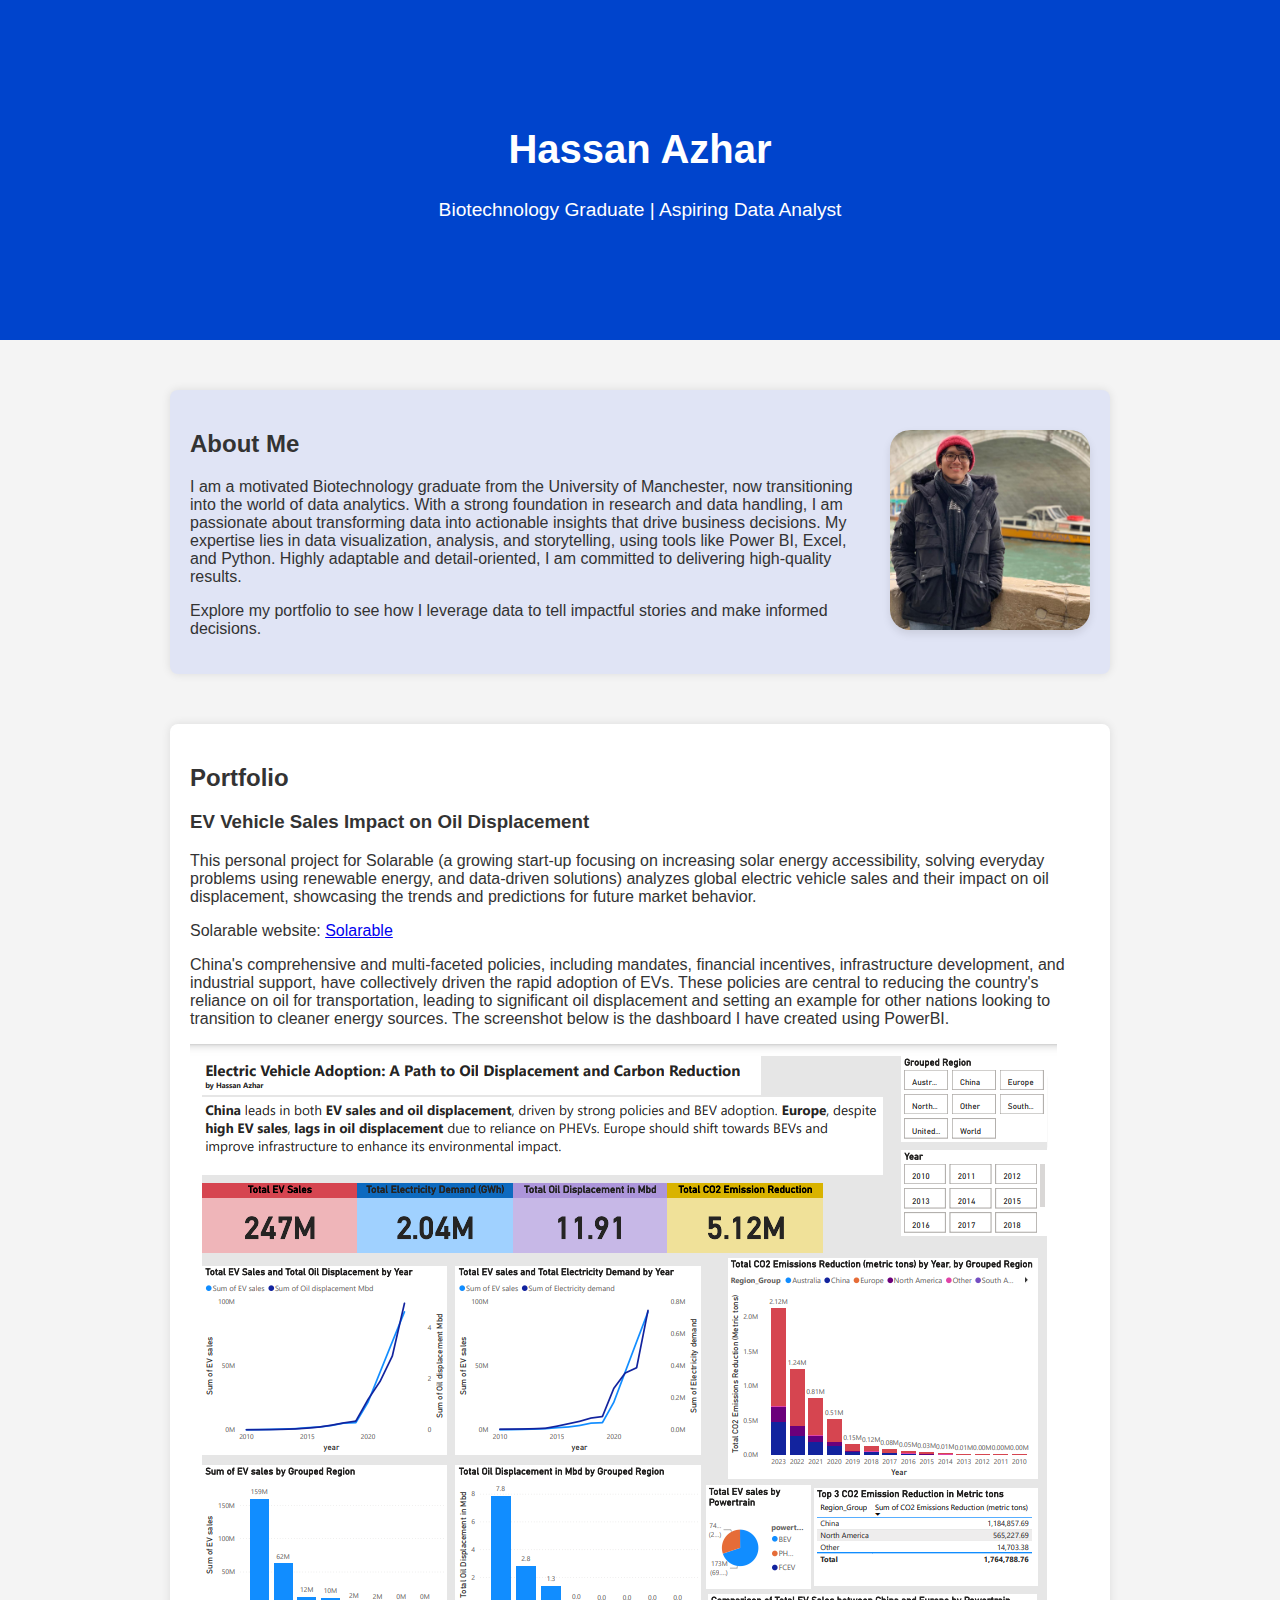
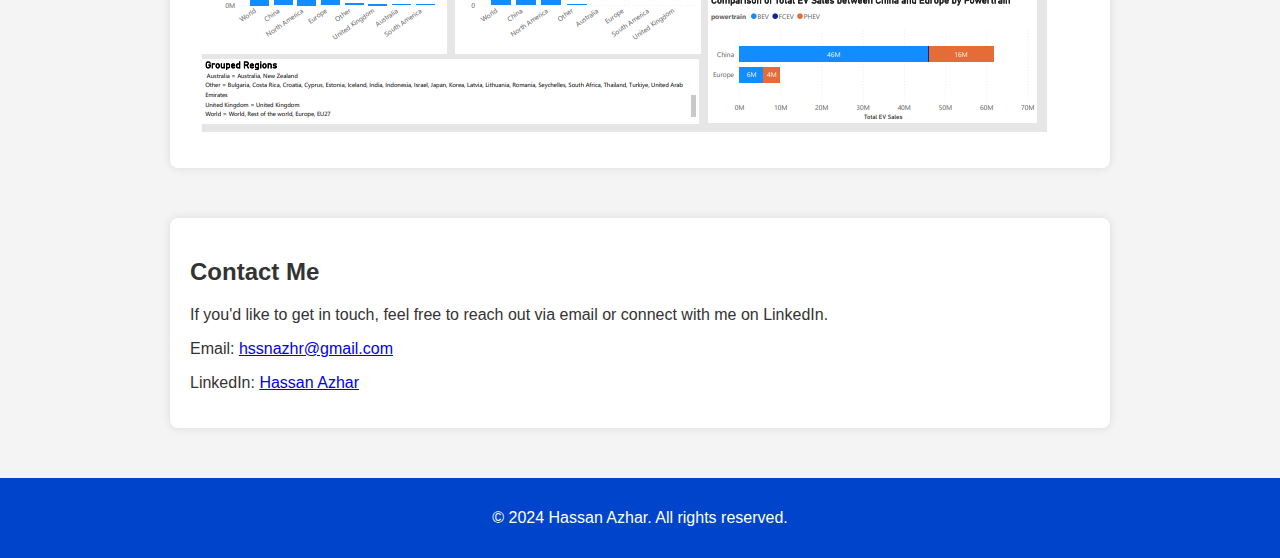
<file: index.html>
<!DOCTYPE html>
<html lang="en">
<head>
    <meta charset="UTF-8">
    <meta name="viewport" content="width=device-width, initial-scale=1.0">
    <title>Data Analyst Portfolio</title>
    <link rel="stylesheet" href="style.css">
</head>
<body>

    <!-- Hero Section -->
    <div class="hero">
        <h1>Hassan Azhar </h1>
        <p>Biotechnology Graduate | Aspiring Data Analyst</p>
    </div>

     <!-- About Section -->
    <section class="about-section">
        <div class="about-content">
            <div class="about-text">
                <h2>About Me</h2>
                <p>I am a motivated Biotechnology graduate from the University of Manchester, now transitioning into the world of data analytics. With a strong foundation in research and data handling, I am passionate about transforming data into actionable insights that drive business decisions. My expertise lies in data visualization, analysis, and storytelling, using tools like Power BI, Excel, and Python. Highly adaptable and detail-oriented, I am committed to delivering high-quality results.</p>
                <p>Explore my portfolio to see how I leverage data to tell impactful stories and make informed decisions.</p>
            </div>
            <div class="about-photo">
                <img src="assets/images/my_photo.jpg" alt="Hassan Azhar" class="profile-photo">
            </div>
        </div>
    </section>
    
    <!-- Projects Section -->
    <section>
        <h2>Portfolio</h2>

        <h3>EV Vehicle Sales Impact on Oil Displacement</h3>
        <p>This personal project for Solarable (a growing start-up focusing on increasing solar energy accessibility, solving everyday problems using renewable energy, and data-driven solutions) analyzes global electric vehicle sales and their impact on oil displacement, showcasing the trends and predictions for future market behavior.<p>
            <p>Solarable website: <a href="https://www.instagram.com/solarableproject/" target="_blank">Solarable</a><p>
        <p> China's comprehensive and multi-faceted policies, including mandates, financial incentives, infrastructure development, and industrial support, have collectively driven the rapid adoption of EVs. These policies are central to reducing the country's reliance on oil for transportation, leading to significant oil displacement and setting an example for other nations looking to transition to cleaner energy sources. The screenshot below is the dashboard I have created using PowerBI.</p>
        <img src="assets/images/powerbi_dashboard.png" alt="Power BI Dashboard" style="max-width: 100%;">

        
    </section>

    <!-- Contact Section -->
    <section>
        <h2>Contact Me</h2>
        <p>If you'd like to get in touch, feel free to reach out via email or connect with me on LinkedIn.</p>
        <p>Email: <a href="mailto:hssnazhr@gmail.com">hssnazhr@gmail.com</a></p>
        <p>LinkedIn: <a href="https://www.linkedin.com/in/hassan-azhar-3978021b7/" target="_blank">Hassan Azhar</a></p>
    </section>
    
    <!-- Footer -->
    <footer>
        <p>&copy; 2024 Hassan Azhar. All rights reserved.</p>
    </footer>

</body>
</html>
</file>
<file: style.css>
/* Global Styles */
body {
    font-family: 'Roboto', sans-serif;
    margin: 0;
    padding: 0;
    background-color: #f4f4f4;
    color: #333;
}

/* Navigation Bar */
nav {
    background-color: #0044cc;
    padding: 15px;
    text-align: center;
}

nav a {
    color: white;
    margin: 0 15px;
    text-decoration: none;
    font-weight: bold;
}

nav a:hover {
    text-decoration: underline;
}

/* Hero Section */
.hero {
    background-color: #0044cc;
    color: white;
    text-align: center;
    padding: 100px 20px;
}

.hero h1 {
    font-size: 2.5em;
}

.hero p {
    font-size: 1.2em;
}

/* About Section */
.about-section {
    background-color: #e0e4f5; /* Lighter shade to complement the hero section */
    margin: 50px auto;
    max-width: 900px;
    padding: 20px;
    border-radius: 8px;
    box-shadow: 0 0 10px rgba(0, 0, 0, 0.1);
}

.about-content {
    display: flex;
    align-items: center;
    justify-content: space-between;
    flex-wrap: wrap;
}

.about-text {
    flex: 1;
    padding-right: 20px;
}

.about-photo {
    flex: 0 0 200px; /* Fixed width for the photo */
}

.profile-photo {
    width: 100%;
    height: 100%;
    border-radius: 10%;
    box-shadow: 0 4px 8px rgba(0, 0, 0, 0.1); /* Subtle shadow for the photo */
}

/* Content Sections */
section {
    margin: 50px auto;
    max-width: 900px;
    padding: 20px;
    background: white;
    border-radius: 8px;
    box-shadow: 0 0 10px rgba(0, 0, 0, 0.1);
}

/* Footer */
footer {
    background-color: #0044cc;
    color: white;
    text-align: center;
    padding: 15px;
    margin-top: 50px;
}
</file>
